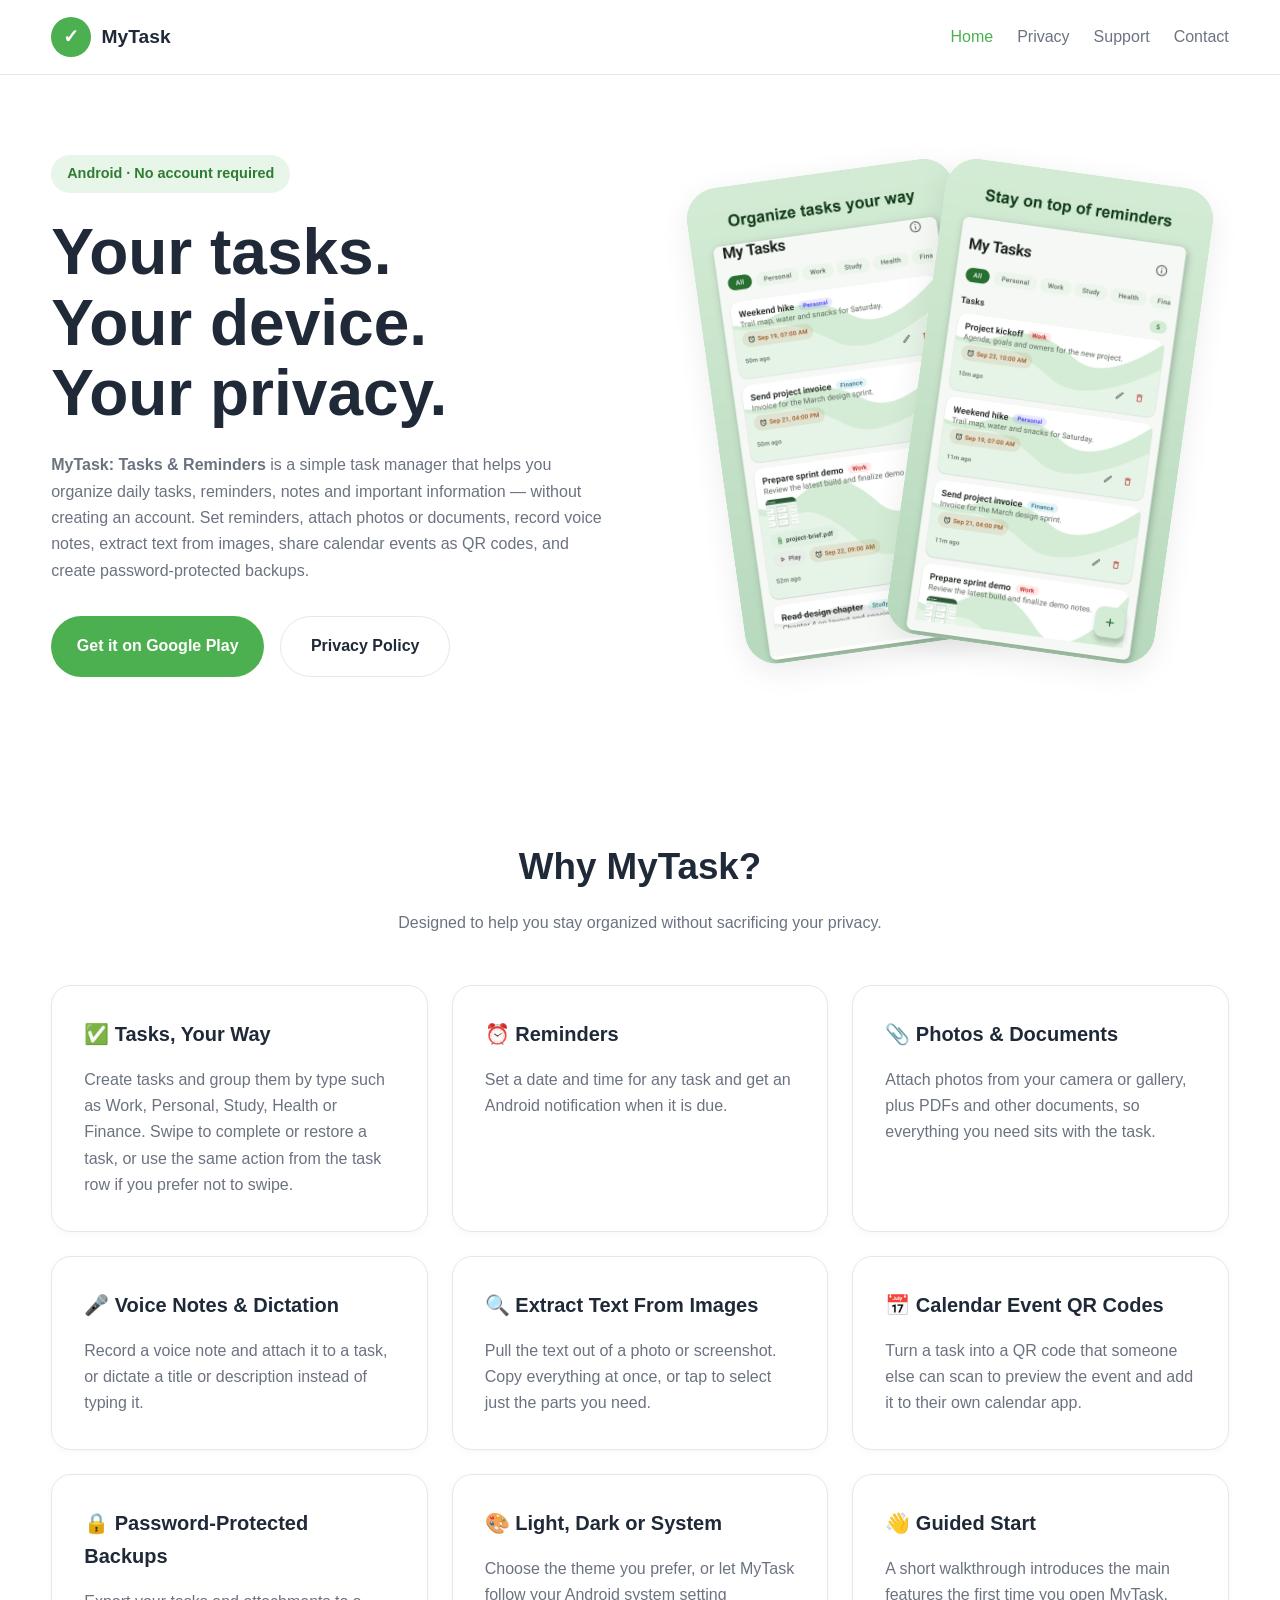
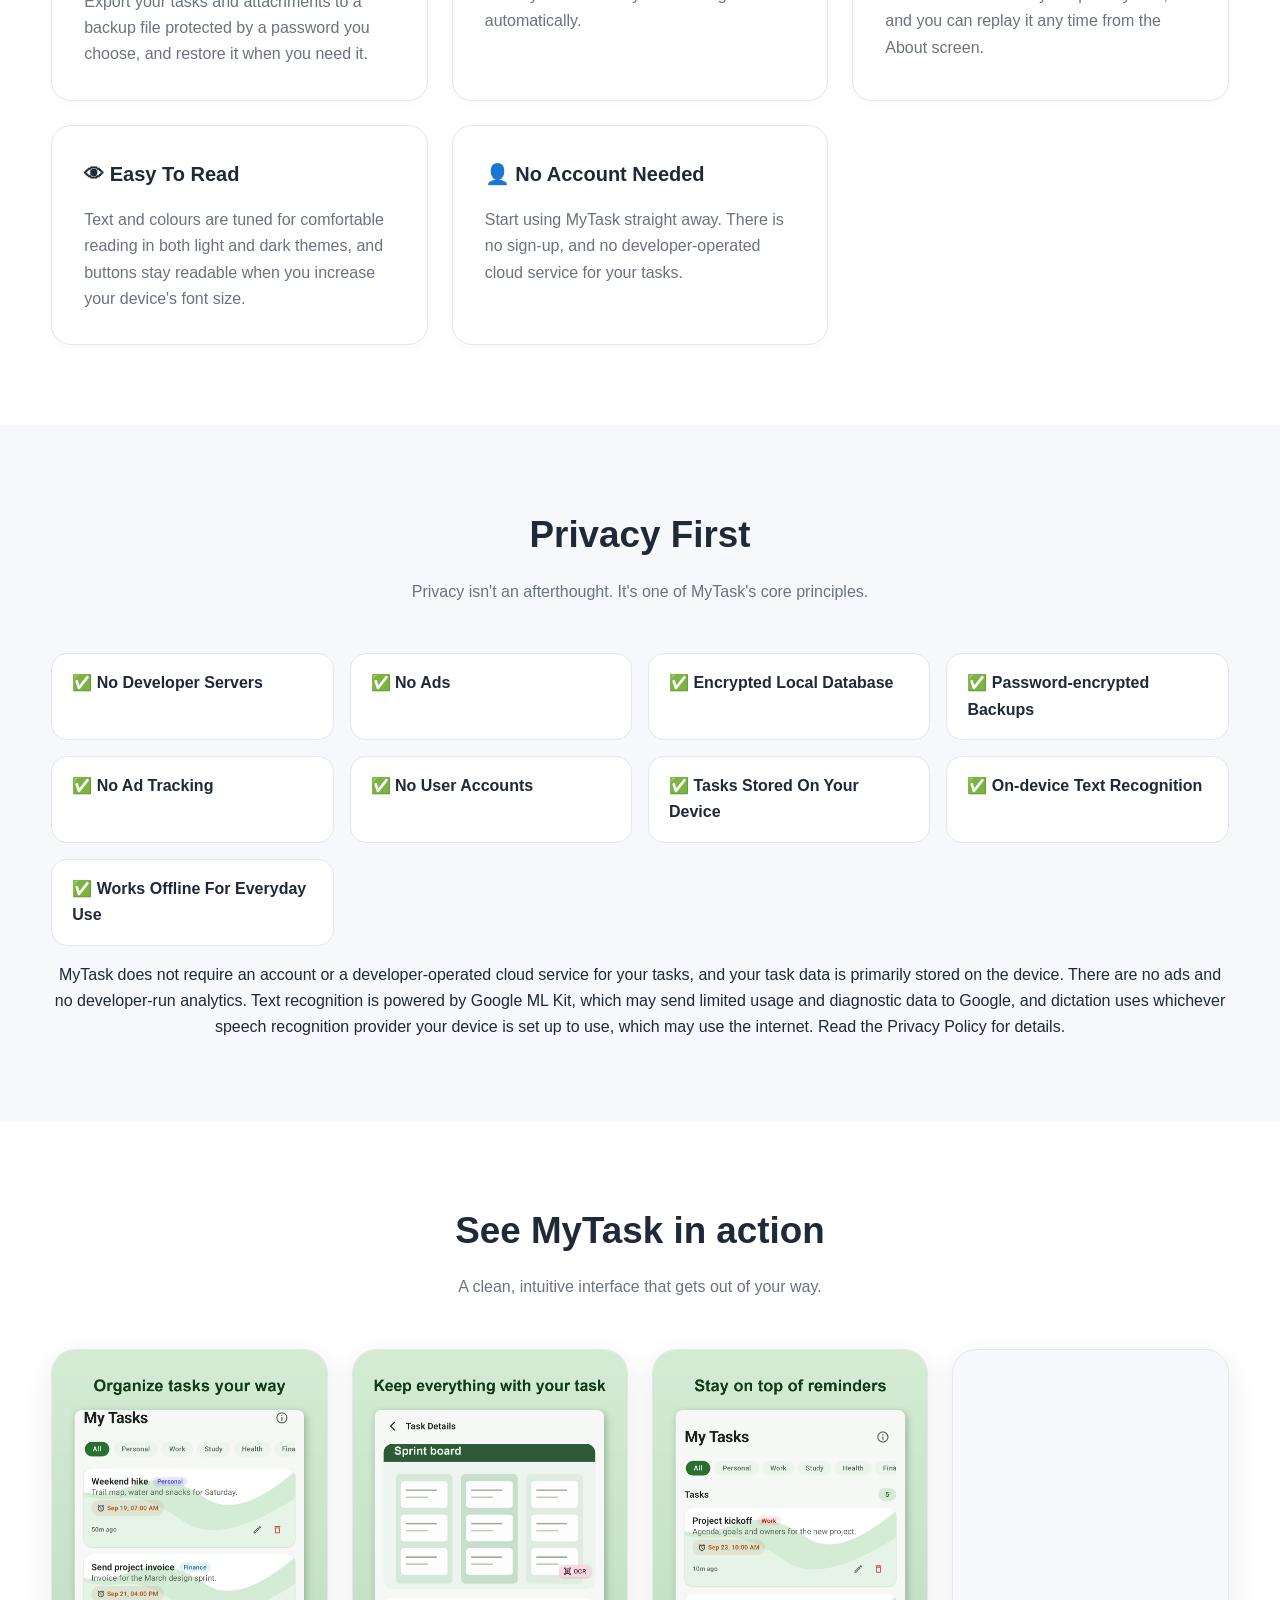
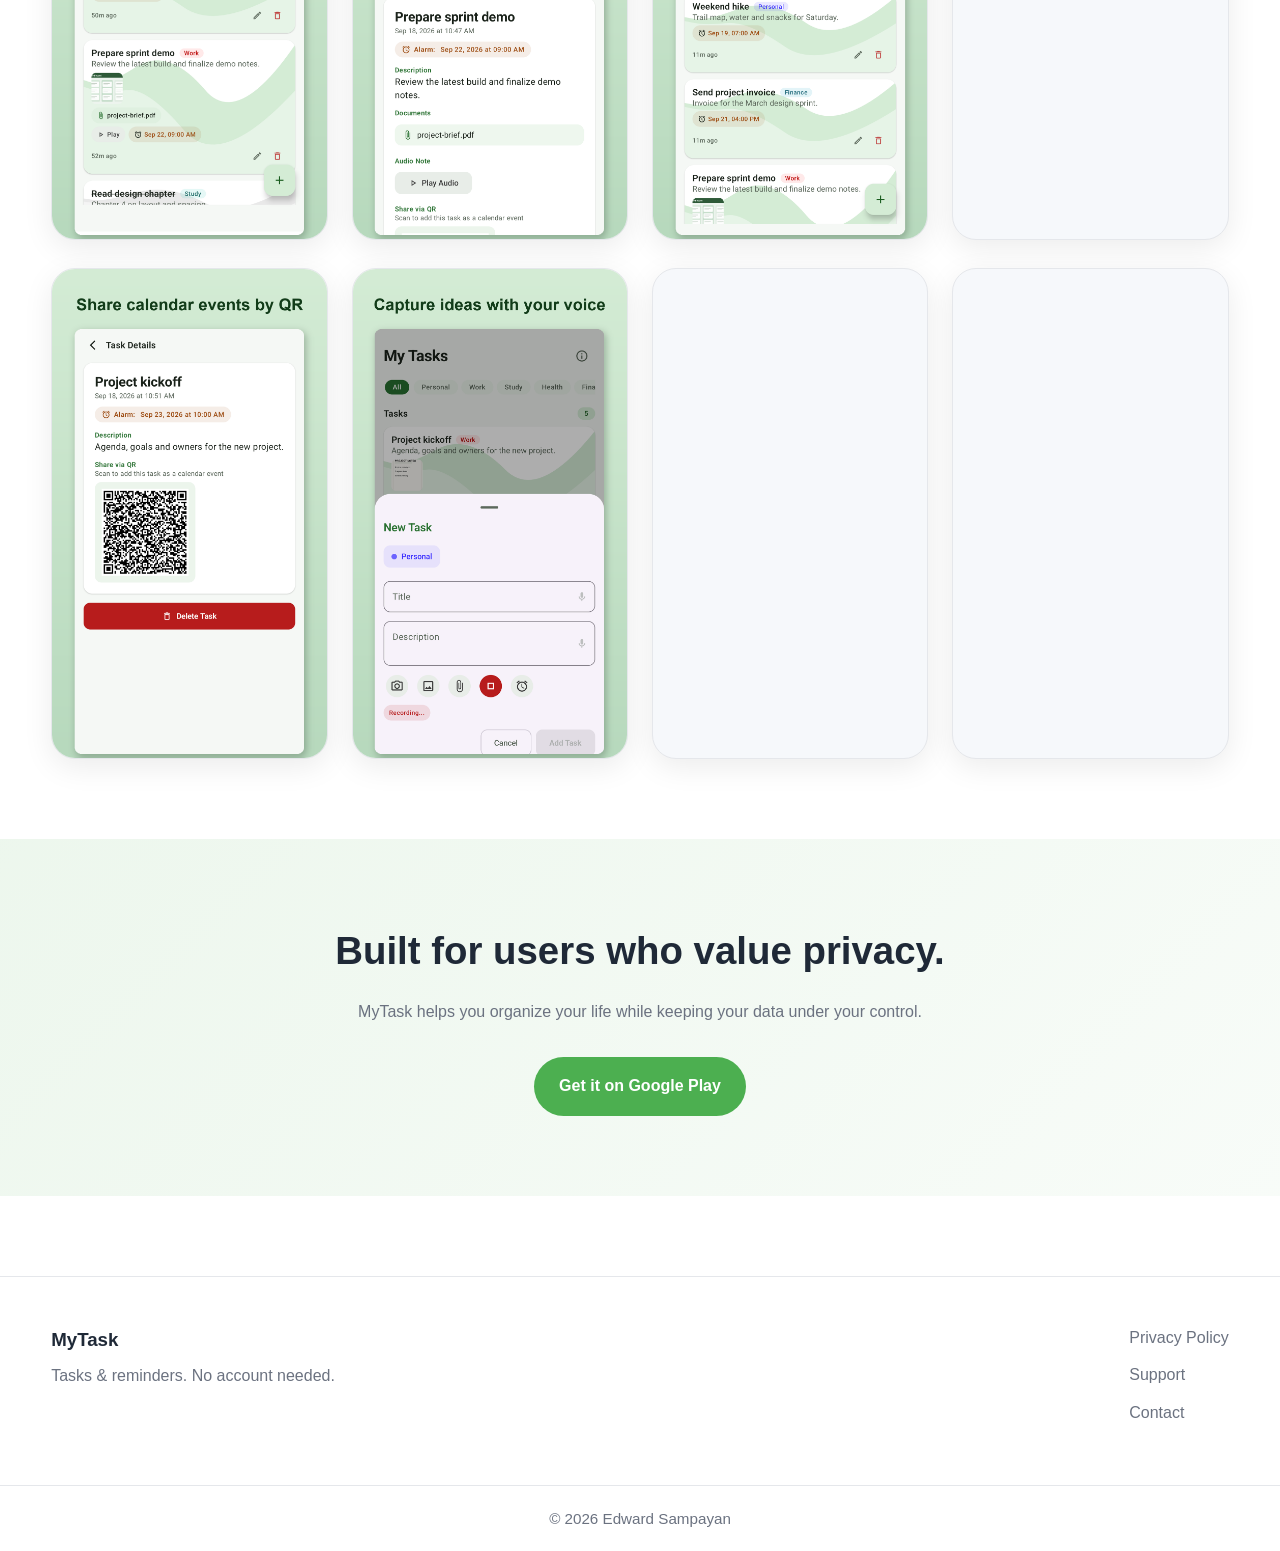
<file: index.html>
<!DOCTYPE html>
<html lang="en">

<head>
    <meta charset="UTF-8">
    <meta name="viewport" content="width=device-width, initial-scale=1.0">

    <title>MyTask: Tasks &amp; Reminders</title>

    <meta name="description"
        content="To-do list with reminders, attachments, voice notes, OCR and calendar QR codes.">

    <meta name="theme-color" content="#4CAF50">

    <link rel="stylesheet" href="css/styles.css">
    <link rel="icon" href="images/favicon.ico" type="image/x-icon">
</head>

<body>

<header>

    <div class="container nav">

        <a href="index.html" class="logo">
            <span class="logo-icon">✓</span>
            <span>MyTask</span>
        </a>

        <nav>

            <a href="index.html" class="active">Home</a>

            <a href="privacy.html">Privacy</a>

            <a href="support.html">Support</a>

            <a href="contact.html">Contact</a>

        </nav>

    </div>

</header>

<main>

<section class="hero">

    <div class="container hero-content">

        <div class="hero-text">

            <span class="badge">
                Android · No account required
            </span>

            <h1>

                Your tasks.
                <br>
                Your device.
                <br>
                Your privacy.

            </h1>

            <p>

                <strong>MyTask: Tasks &amp; Reminders</strong> is a simple task manager
                that helps you organize daily tasks, reminders, notes and important
                information — without creating an account.

                Set reminders, attach photos or documents, record voice notes,
                extract text from images, share calendar events as QR codes,
                and create password-protected backups.

            </p>

            <div class="hero-buttons">

                <a href="https://play.google.com/store/apps/details?id=com.esmpyn.mytask" class="btn primary">
                    Get it on Google Play
                </a>

                <a href="privacy.html" class="btn secondary">

                    Privacy Policy

                </a>

            </div>

        </div>

        <div class="hero-image">

            <img
                    src="images/screenshots/01-organize-tasks.png"
                    width="1080" height="1920"
                    alt="The MyTask task list, showing tasks grouped by type with reminder times and attachments.">
            <img
                    src="images/screenshots/03-reminders.png"
                    width="1080" height="1920"
                    alt="A MyTask list where several tasks show upcoming reminder dates and times.">

        </div>

    </div>

</section>

<section>

    <div class="container">

        <div class="section-title">

            <h2>Why MyTask?</h2>

            <p>
                Designed to help you stay organized without sacrificing your privacy.
            </p>

        </div>

        <div class="features-grid">

            <article class="card">

                <h3>✅ Tasks, Your Way</h3>

                <p>

                    Create tasks and group them by type such as Work, Personal,
                    Study, Health or Finance. Swipe to complete or restore a task,
                    or use the same action from the task row if you prefer not to swipe.

                </p>

            </article>

            <article class="card">

                <h3>⏰ Reminders</h3>

                <p>

                    Set a date and time for any task and get an Android
                    notification when it is due.

                </p>

            </article>

            <article class="card">

                <h3>📎 Photos &amp; Documents</h3>

                <p>

                    Attach photos from your camera or gallery, plus PDFs and
                    other documents, so everything you need sits with the task.

                </p>

            </article>

            <article class="card">

                <h3>🎤 Voice Notes &amp; Dictation</h3>

                <p>

                    Record a voice note and attach it to a task, or dictate a
                    title or description instead of typing it.

                </p>

            </article>

            <article class="card">

                <h3>🔍 Extract Text From Images</h3>

                <p>

                    Pull the text out of a photo or screenshot. Copy everything
                    at once, or tap to select just the parts you need.

                </p>

            </article>

            <article class="card">

                <h3>📅 Calendar Event QR Codes</h3>

                <p>

                    Turn a task into a QR code that someone else can scan to
                    preview the event and add it to their own calendar app.

                </p>

            </article>

            <article class="card">

                <h3>🔒 Password-Protected Backups</h3>

                <p>

                    Export your tasks and attachments to a backup file protected
                    by a password you choose, and restore it when you need it.

                </p>

            </article>

            <article class="card">

                <h3>🎨 Light, Dark or System</h3>

                <p>

                    Choose the theme you prefer, or let MyTask follow your
                    Android system setting automatically.

                </p>

            </article>

            <article class="card">

                <h3>👋 Guided Start</h3>

                <p>

                    A short walkthrough introduces the main features the first
                    time you open MyTask, and you can replay it any time from
                    the About screen.

                </p>

            </article>

            <article class="card">

                <h3>👁 Easy To Read</h3>

                <p>

                    Text and colours are tuned for comfortable reading in both
                    light and dark themes, and buttons stay readable when you
                    increase your device's font size.

                </p>

            </article>

            <article class="card">

                <h3>👤 No Account Needed</h3>

                <p>

                    Start using MyTask straight away. There is no sign-up, and
                    no developer-operated cloud service for your tasks.

                </p>

            </article>

        </div>

    </div>

</section>

<section class="privacy-highlight">

    <div class="container">

        <div class="section-title">

            <h2>Privacy First</h2>

            <p>

                Privacy isn't an afterthought.
                It's one of MyTask's core principles.

            </p>

        </div>

        <div class="privacy-grid">

            <div class="privacy-item">✅ No Developer Servers</div>

            <div class="privacy-item">✅ No Ads</div>

            <div class="privacy-item">✅ Encrypted Local Database</div>

            <div class="privacy-item">✅ Password-encrypted Backups</div>

            <div class="privacy-item">✅ No Ad Tracking</div>

            <div class="privacy-item">✅ No User Accounts</div>

            <div class="privacy-item">✅ Tasks Stored On Your Device</div>

            <div class="privacy-item">✅ On-device Text Recognition</div>

            <div class="privacy-item">✅ Works Offline For Everyday Use</div>

        </div>

        <p class="mt-2 text-center">

            MyTask does not require an account or a developer-operated cloud service for your tasks,
            and your task data is primarily stored on the device. There are no ads and no
            developer-run analytics. Text recognition is powered by Google ML Kit, which may send
            limited usage and diagnostic data to Google, and dictation uses whichever speech
            recognition provider your device is set up to use, which may use the internet.
            <a href="privacy.html">Read the Privacy Policy</a> for details.

        </p>

    </div>

</section>

<section>

    <div class="container">

        <div class="section-title">

            <h2>See MyTask in action</h2>

            <p>

                A clean, intuitive interface that gets out of your way.

            </p>

        </div>

        <div class="shots-grid">

            <figure class="shot">

                <img
                    src="images/screenshots/01-organize-tasks.png"
                    width="1080" height="1920"
                    loading="lazy" decoding="async"
                    alt="Organize tasks your way — The MyTask task list, with tasks grouped by type such as Personal, Work and Finance, each showing its reminder time and attachments.">

            </figure>

            <figure class="shot">

                <img
                    src="images/screenshots/02-task-details.png"
                    width="1080" height="1920"
                    loading="lazy" decoding="async"
                    alt="Keep everything with your task — A task detail screen showing an attached image, a PDF document, an audio note and a reminder, all attached to one task.">

            </figure>

            <figure class="shot">

                <img
                    src="images/screenshots/03-reminders.png"
                    width="1080" height="1920"
                    loading="lazy" decoding="async"
                    alt="Stay on top of reminders — A task list where several tasks display their upcoming reminder dates and times.">

            </figure>

            <figure class="shot">

                <img
                    src="images/screenshots/04-extract-text.png"
                    width="1080" height="1920"
                    loading="lazy" decoding="async"
                    alt="Extract text from images — Text recognition running on an attached photo of handwritten notes, with the detected lines highlighted and the extracted text shown below.">

            </figure>

            <figure class="shot">

                <img
                    src="images/screenshots/05-calendar-qr.png"
                    width="1080" height="1920"
                    loading="lazy" decoding="async"
                    alt="Share calendar events by QR — A task detail screen showing a generated QR code that can be scanned to add the task as a calendar event.">

            </figure>

            <figure class="shot">

                <img
                    src="images/screenshots/06-voice.png"
                    width="1080" height="1920"
                    loading="lazy" decoding="async"
                    alt="Capture ideas with your voice — The new task sheet with the microphone active, dictating the title and description instead of typing.">

            </figure>

            <figure class="shot">

                <img
                    src="images/screenshots/07-backup-restore.png"
                    width="1080" height="1920"
                    loading="lazy" decoding="async"
                    alt="Protect backups with a password — The Backup and Restore screen, where a backup password is entered before exporting or restoring tasks.">

            </figure>

            <figure class="shot">

                <img
                    src="images/screenshots/08-dark-theme.png"
                    width="1080" height="1920"
                    loading="lazy" decoding="async"
                    alt="Light, dark or system theme — The MyTask task list shown in the dark theme.">

            </figure>

        </div>

    </div>

</section>

<section class="cta">

    <div class="container">

        <h2>

            Built for users who value privacy.

        </h2>

        <p>

            MyTask helps you organize your life while keeping your
            data under your control.

        </p>

        <a href="https://play.google.com/store/apps/details?id=com.esmpyn.mytask" class="btn primary">

            Get it on Google Play

        </a>

    </div>

</section>

</main>

<footer>

    <div class="container footer">

        <div>

            <h3>MyTask</h3>

            <p>

                Tasks &amp; reminders.
                No account needed.

            </p>

        </div>

        <div>

            <a href="privacy.html">Privacy Policy</a>

            <a href="support.html">Support</a>

            <a href="contact.html">Contact</a>

        </div>

    </div>

    <div class="copyright">

        © 2026 Edward Sampayan

    </div>

</footer>

<script src="js/main.js"></script>

</body>

</html>
</file>
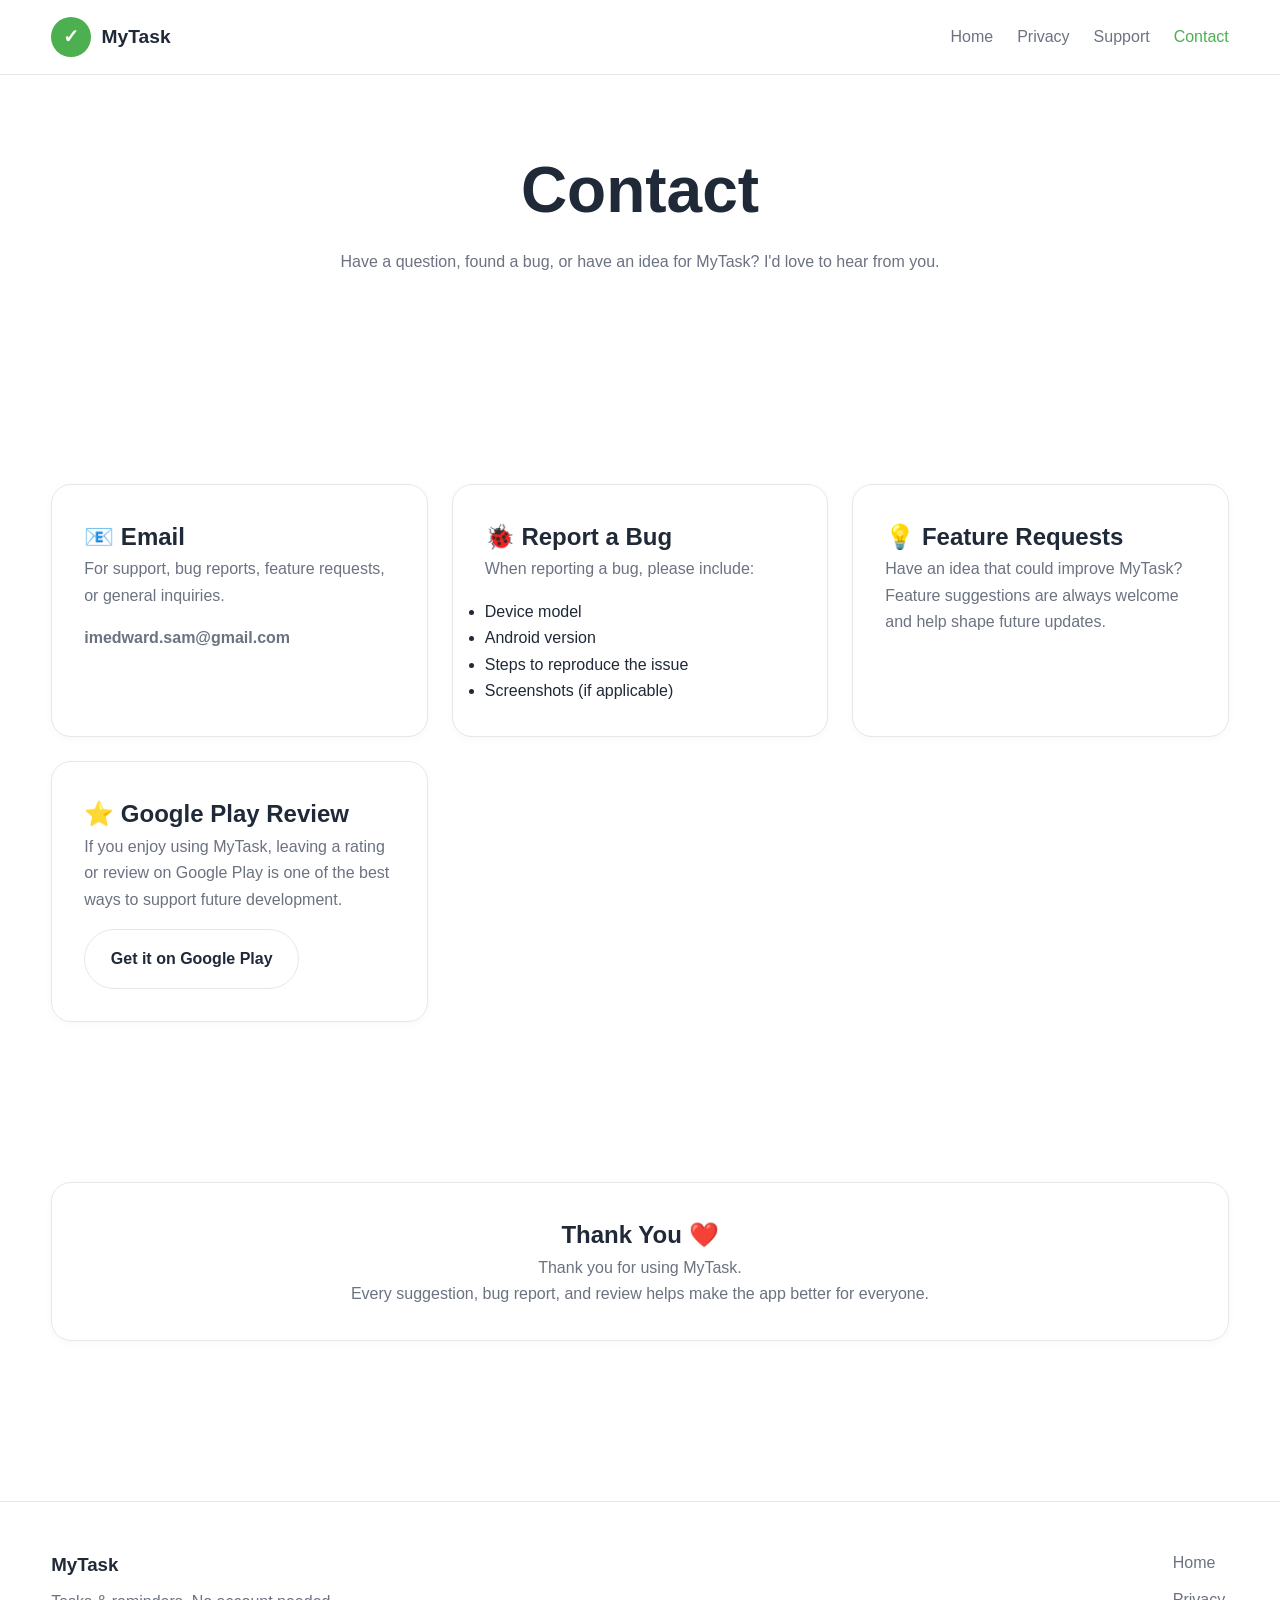
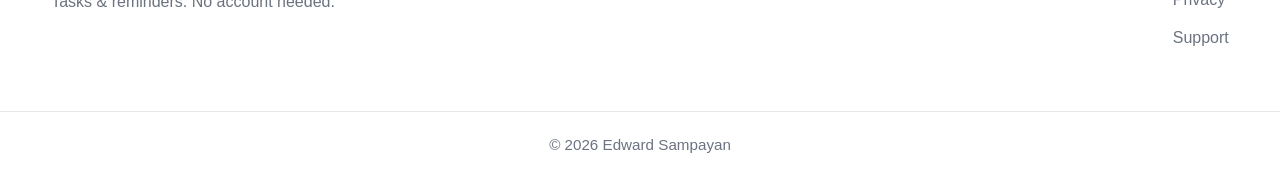
<file: contact.html>
<!DOCTYPE html>
<html lang="en">

<head>

    <meta charset="UTF-8">

    <meta name="viewport" content="width=device-width, initial-scale=1.0">

    <title>Contact | MyTask</title>

    <meta name="description"
        content="Contact the developer of MyTask to report bugs, request features, or ask questions.">

    <meta name="theme-color" content="#4CAF50">

    <link rel="stylesheet" href="css/styles.css">

</head>

<body>

<header>

    <div class="container nav">

        <a href="index.html" class="logo">
            <span class="logo-icon">✓</span>
            <span>MyTask</span>
        </a>

        <nav>

            <a href="index.html">Home</a>
            <a href="privacy.html">Privacy</a>
            <a href="support.html">Support</a>
            <a href="contact.html" class="active">Contact</a>

        </nav>

    </div>

</header>

<main>

<section class="hero">

    <div class="container">

        <div class="section-title">

            <h1>Contact</h1>

            <p>

                Have a question, found a bug, or have an idea for MyTask?
                I'd love to hear from you.

            </p>

        </div>

    </div>

</section>

<section>

    <div class="container">

        <div class="features-grid">

            <article class="card">

                <h2>📧 Email</h2>

                <p>

                    For support, bug reports, feature requests, or general inquiries.

                </p>

                <p class="mt-2">

                    <strong>imedward.sam@gmail.com</strong>

                </p>

            </article>

            <article class="card">

                <h2>🐞 Report a Bug</h2>

                <p>

                    When reporting a bug, please include:

                </p>

                <ul class="mt-2">

                    <li>Device model</li>
                    <li>Android version</li>
                    <li>Steps to reproduce the issue</li>
                    <li>Screenshots (if applicable)</li>

                </ul>

            </article>

            <article class="card">

                <h2>💡 Feature Requests</h2>

                <p>

                    Have an idea that could improve MyTask?

                </p>

                <p>

                    Feature suggestions are always welcome and help shape future updates.

                </p>

            </article>

            <article class="card">

                <h2>⭐ Google Play Review</h2>

                <p>

                    If you enjoy using MyTask, leaving a rating or review on Google Play is one of the best ways to support future development.

                </p>

                <a href="https://play.google.com/store/apps/details?id=com.esmpyn.mytask" class="btn secondary mt-2">

                    Get it on Google Play

                </a>

            </article>

        </div>

    </div>

</section>

<section>

    <div class="container">

        <div class="card text-center">

            <h2>Thank You ❤️</h2>

            <p>

                Thank you for using MyTask.

            </p>

            <p>

                Every suggestion, bug report, and review helps make the app better for everyone.

            </p>

        </div>

    </div>

</section>

</main>

<footer>

    <div class="container footer">

        <div>

            <h3>MyTask</h3>

            <p>

                Tasks &amp; reminders. No account needed.

            </p>

        </div>

        <div>

            <a href="index.html">Home</a>
            <a href="privacy.html">Privacy</a>
            <a href="support.html">Support</a>

        </div>

    </div>

    <div class="copyright">

        © 2026 Edward Sampayan

    </div>

</footer>

<script src="js/main.js"></script>

</body>

</html>
</file>
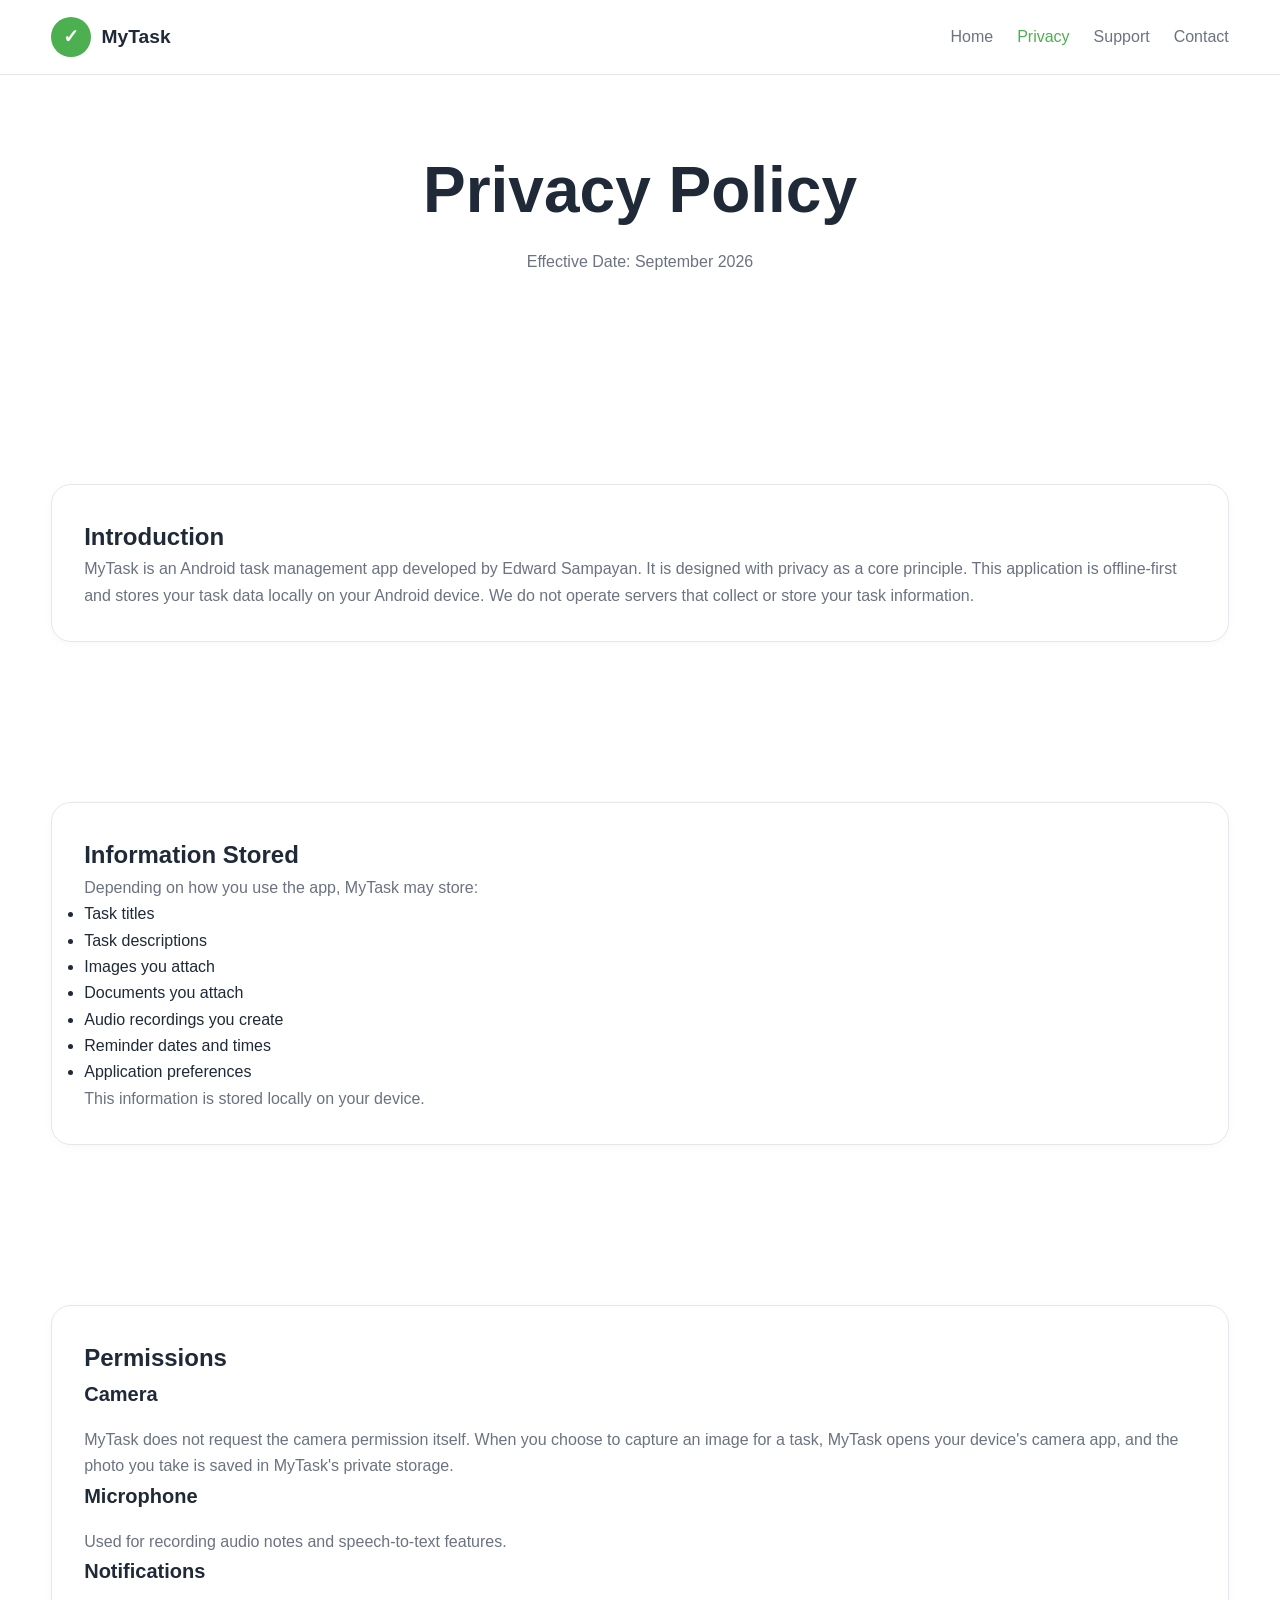
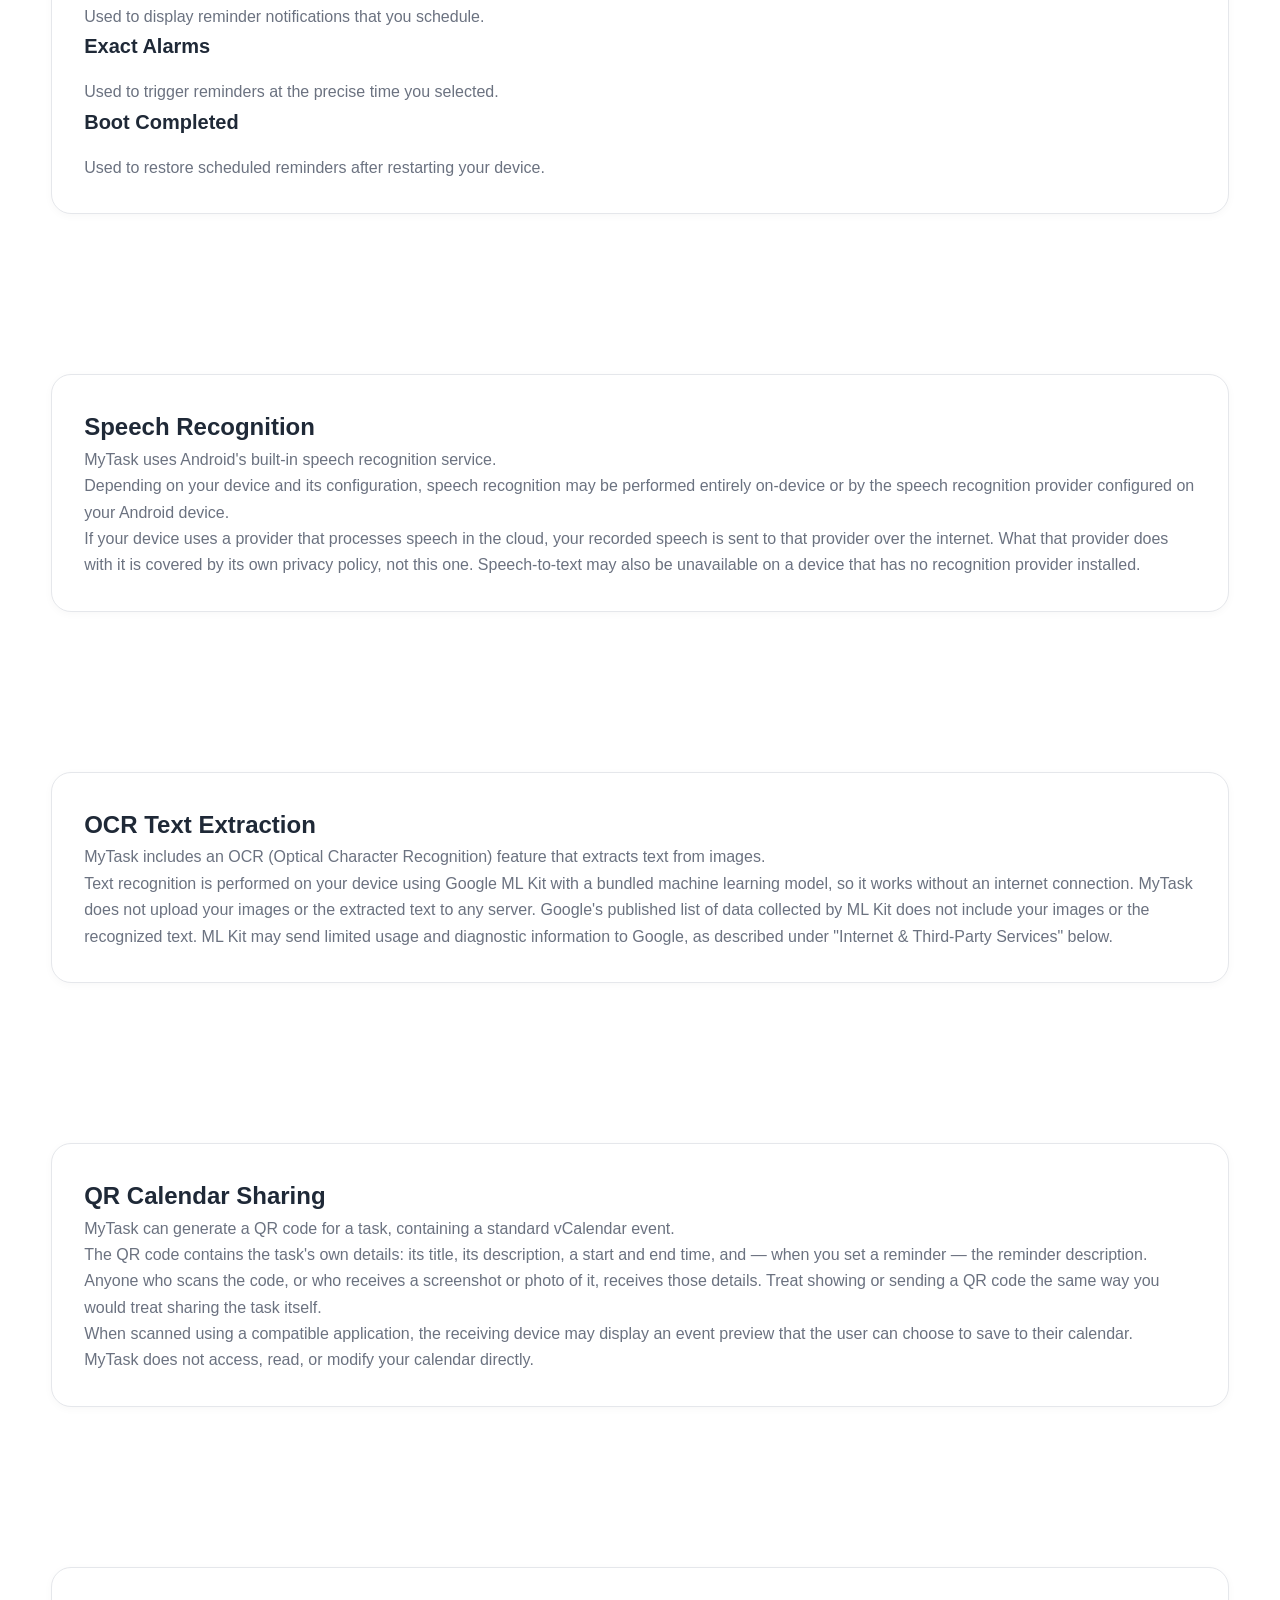
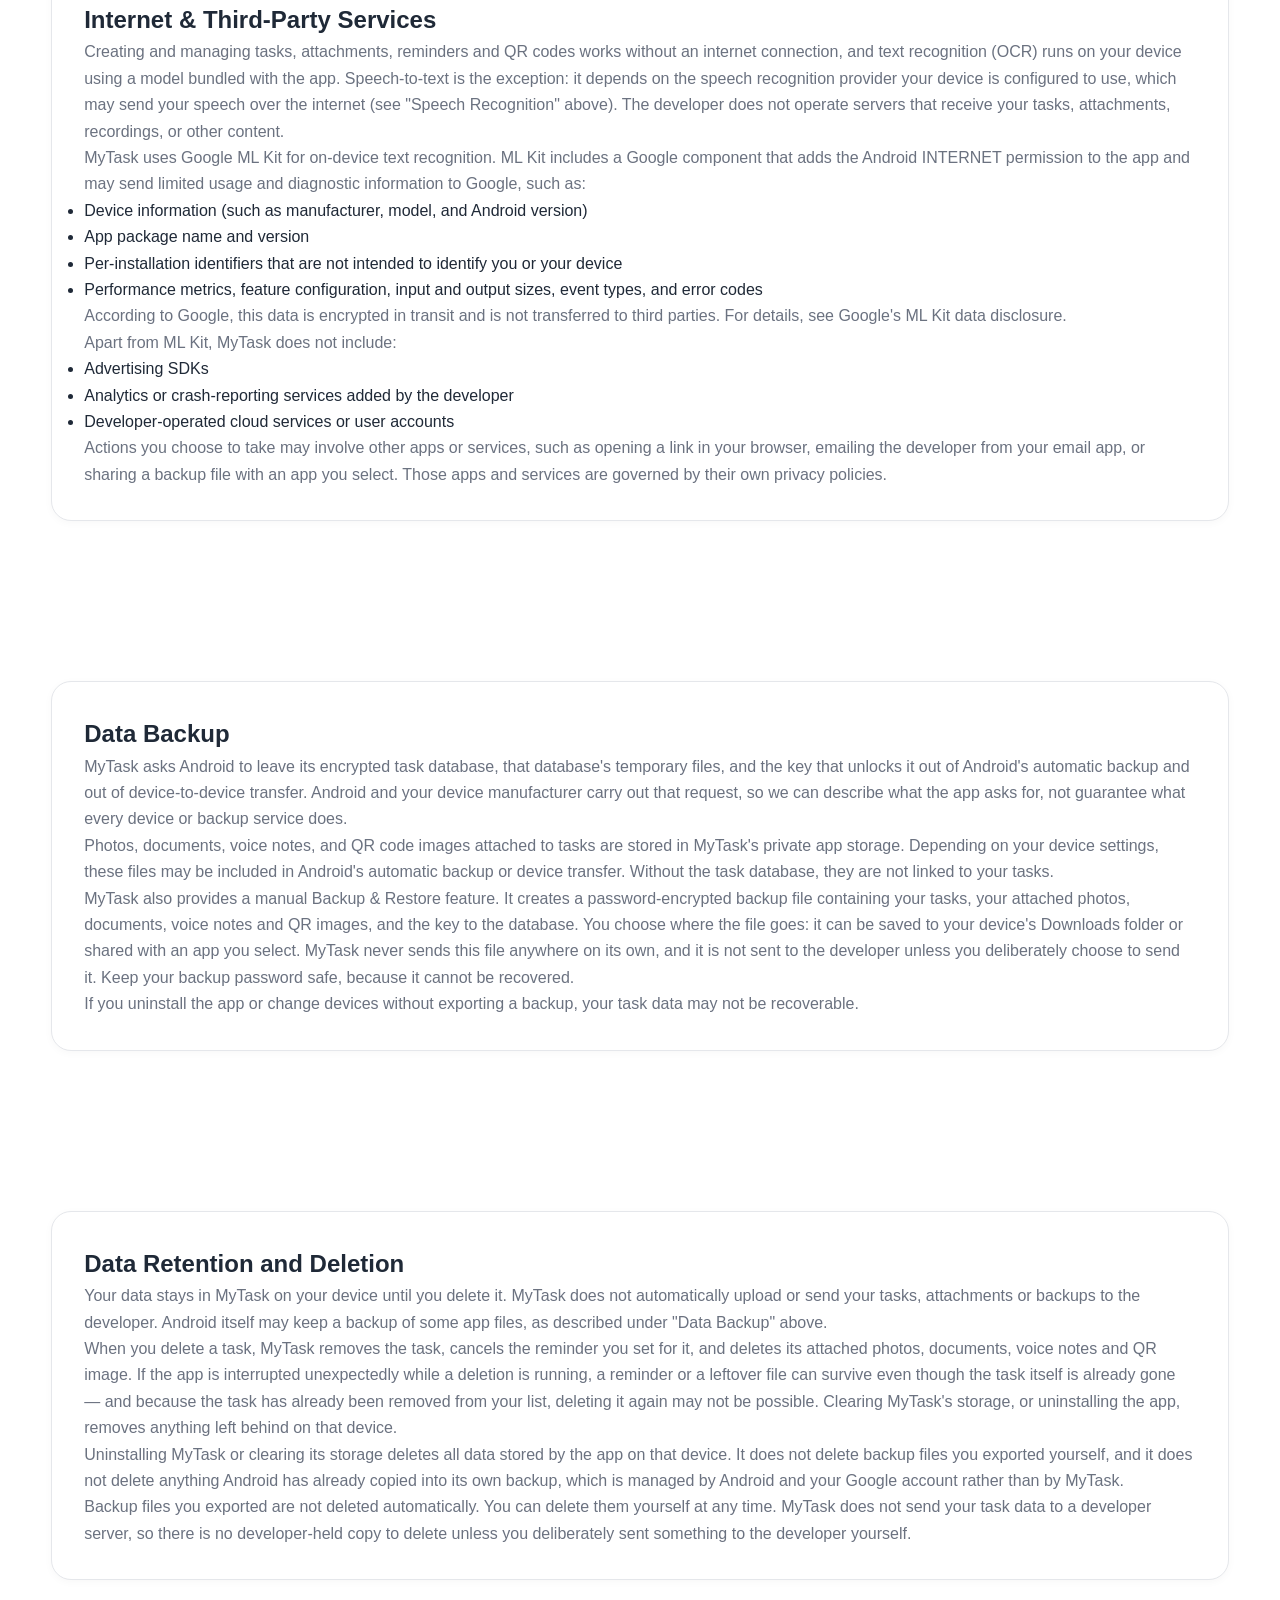
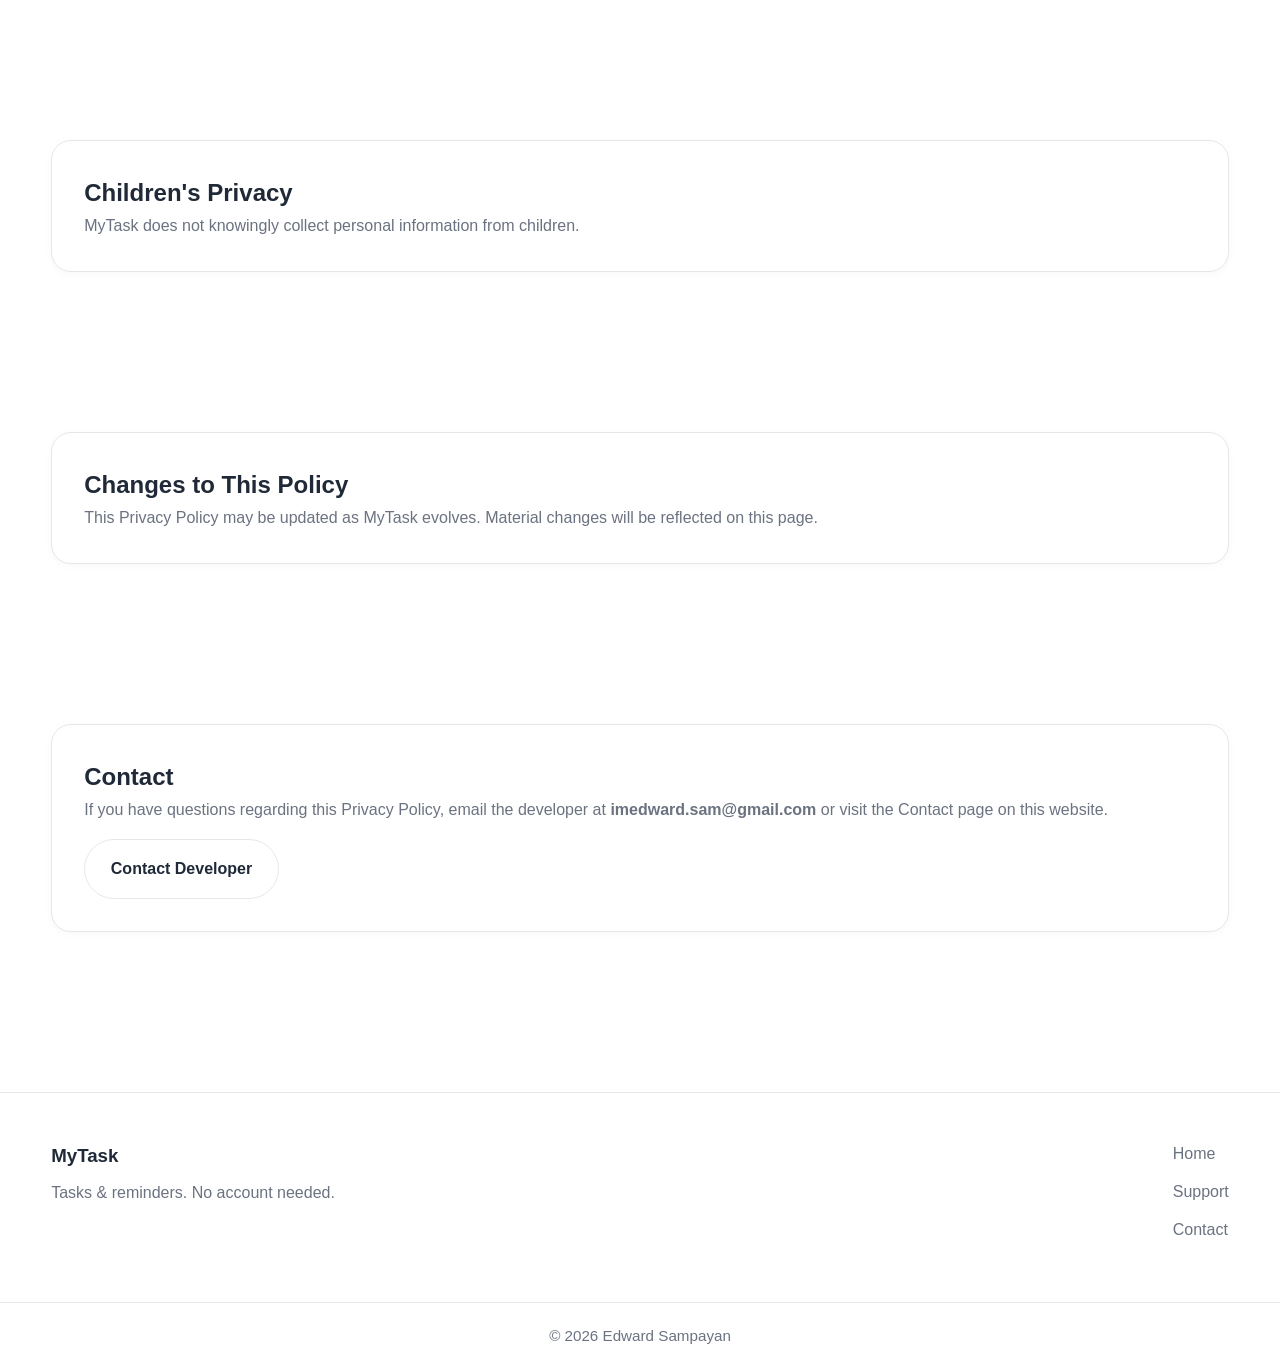
<file: privacy.html>
<!DOCTYPE html>
<html lang="en">

<head>

    <meta charset="UTF-8">

    <meta name="viewport" content="width=device-width, initial-scale=1.0">

    <title>Privacy Policy | MyTask</title>

    <meta name="description"
        content="Privacy Policy for MyTask, an offline-first Android task management application.">

    <meta name="theme-color" content="#4CAF50">

    <link rel="stylesheet" href="css/styles.css">

</head>

<body>

<header>

    <div class="container nav">

        <a href="index.html" class="logo">
            <span class="logo-icon">✓</span>
            <span>MyTask</span>
        </a>

        <nav>

            <a href="index.html">Home</a>
            <a href="privacy.html" class="active">Privacy</a>
            <a href="support.html">Support</a>
            <a href="contact.html">Contact</a>

        </nav>

    </div>

</header>

<main>

<section class="hero">

    <div class="container">

        <div class="section-title">

            <h1>Privacy Policy</h1>

            <p>

                Effective Date: September 2026

            </p>

        </div>

    </div>

</section>

<section>

    <div class="container">

        <div class="card">

            <h2>Introduction</h2>

            <p>

                MyTask is an Android task management app developed by Edward Sampayan.
                It is designed with privacy as a core principle.
                This application is offline-first and stores your task data locally on your Android device.
                We do not operate servers that collect or store your task information.

            </p>

        </div>

    </div>

</section>

<section>

    <div class="container">

        <div class="card">

            <h2>Information Stored</h2>

            <p>

                Depending on how you use the app, MyTask may store:

            </p>

            <ul>

                <li>Task titles</li>

                <li>Task descriptions</li>

                <li>Images you attach</li>

                <li>Documents you attach</li>

                <li>Audio recordings you create</li>

                <li>Reminder dates and times</li>

                <li>Application preferences</li>

            </ul>

            <p>

                This information is stored locally on your device.

            </p>

        </div>

    </div>

</section>

<section>

    <div class="container">

        <div class="card">

            <h2>Permissions</h2>

            <h3>Camera</h3>

            <p>

                MyTask does not request the camera permission itself.
                When you choose to capture an image for a task, MyTask opens your device's camera app,
                and the photo you take is saved in MyTask's private storage.

            </p>

            <h3>Microphone</h3>

            <p>

                Used for recording audio notes and speech-to-text features.

            </p>

            <h3>Notifications</h3>

            <p>

                Used to display reminder notifications that you schedule.

            </p>

            <h3>Exact Alarms</h3>

            <p>

                Used to trigger reminders at the precise time you selected.

            </p>

            <h3>Boot Completed</h3>

            <p>

                Used to restore scheduled reminders after restarting your device.

            </p>

        </div>

    </div>

</section>

<section>

    <div class="container">

        <div class="card">

            <h2>Speech Recognition</h2>

            <p>

                MyTask uses Android's built-in speech recognition service.

            </p>

            <p>

                Depending on your device and its configuration,
                speech recognition may be performed entirely on-device or by the speech recognition provider configured on your Android device.

            </p>

            <p>

                If your device uses a provider that processes speech in the cloud, your recorded speech is sent to that provider over the internet. What that provider does with it is covered by its own privacy policy, not this one. Speech-to-text may also be unavailable on a device that has no recognition provider installed.

            </p>

        </div>

    </div>

</section>

<section>

    <div class="container">

        <div class="card">

            <h2>OCR Text Extraction</h2>

            <p>

                MyTask includes an OCR (Optical Character Recognition) feature that extracts text from images.

            </p>

            <p>

                Text recognition is performed on your device using Google ML Kit with a bundled machine learning model, so it works without an internet connection.
                MyTask does not upload your images or the extracted text to any server.
                Google's published list of data collected by ML Kit does not include your images or the recognized text.
                ML Kit may send limited usage and diagnostic information to Google, as described under "Internet &amp; Third-Party Services" below.

            </p>

        </div>

    </div>

</section>

<section>

    <div class="container">

        <div class="card">

            <h2>QR Calendar Sharing</h2>

            <p>

                MyTask can generate a QR code for a task, containing a standard vCalendar event.

            </p>

            <p>

                The QR code contains the task's own details: its title, its description, a start and end time, and — when you set a reminder — the reminder description. Anyone who scans the code, or who receives a screenshot or photo of it, receives those details. Treat showing or sending a QR code the same way you would treat sharing the task itself.

            </p>

            <p>

                When scanned using a compatible application, the receiving device may display an event preview that the user can choose to save to their calendar.

            </p>

            <p>

                MyTask does not access, read, or modify your calendar directly.

            </p>

        </div>

    </div>

</section>

<section>

    <div class="container">

        <div class="card">

            <h2>Internet & Third-Party Services</h2>

            <p>

                Creating and managing tasks, attachments, reminders and QR codes works without an internet connection, and text recognition (OCR) runs on your device using a model bundled with the app. Speech-to-text is the exception: it depends on the speech recognition provider your device is configured to use, which may send your speech over the internet (see "Speech Recognition" above). The developer does not operate servers that receive your tasks, attachments, recordings, or other content.

            </p>

            <p>

                MyTask uses Google ML Kit for on-device text recognition.
                ML Kit includes a Google component that adds the Android INTERNET permission to the app
                and may send limited usage and diagnostic information to Google, such as:

            </p>

            <ul>

                <li>Device information (such as manufacturer, model, and Android version)</li>

                <li>App package name and version</li>

                <li>Per-installation identifiers that are not intended to identify you or your device</li>

                <li>Performance metrics, feature configuration, input and output sizes, event types, and error codes</li>

            </ul>

            <p>

                According to Google, this data is encrypted in transit and is not transferred to third parties.
                For details, see
                <a href="https://developers.google.com/ml-kit/android-data-disclosure" target="_blank" rel="noopener">Google's ML Kit data disclosure</a>.

            </p>

            <p>

                Apart from ML Kit, MyTask does not include:

            </p>

            <ul>

                <li>Advertising SDKs</li>

                <li>Analytics or crash-reporting services added by the developer</li>

                <li>Developer-operated cloud services or user accounts</li>

            </ul>

            <p>

                Actions you choose to take may involve other apps or services, such as opening a link in your browser,
                emailing the developer from your email app, or sharing a backup file with an app you select.
                Those apps and services are governed by their own privacy policies.

            </p>

        </div>

    </div>

</section>

<section>

    <div class="container">

        <div class="card">

            <h2>Data Backup</h2>

            <p>

                MyTask asks Android to leave its encrypted task database, that database's temporary files, and the key that unlocks it out of Android's automatic backup and out of device-to-device transfer. Android and your device manufacturer carry out that request, so we can describe what the app asks for, not guarantee what every device or backup service does.

            </p>

            <p>

                Photos, documents, voice notes, and QR code images attached to tasks are stored in MyTask's private app storage.
                Depending on your device settings, these files may be included in Android's automatic backup or device transfer.
                Without the task database, they are not linked to your tasks.

            </p>

            <p>

                MyTask also provides a manual Backup &amp; Restore feature.
                It creates a password-encrypted backup file containing your tasks, your attached photos, documents, voice notes and QR images, and the key to the database.
                You choose where the file goes: it can be saved to your device's Downloads folder or shared with an app you select.
                MyTask never sends this file anywhere on its own, and it is not sent to the developer unless you deliberately choose to send it. Keep your backup password safe, because it cannot be recovered.

            </p>

            <p>

                If you uninstall the app or change devices without exporting a backup, your task data may not be recoverable.

            </p>

        </div>

    </div>

</section>

<section>

    <div class="container">

        <div class="card">

            <h2>Data Retention and Deletion</h2>

            <p>

                Your data stays in MyTask on your device until you delete it. MyTask does not automatically upload or send your tasks, attachments or backups to the developer. Android itself may keep a backup of some app files, as described under "Data Backup" above.

            </p>

            <p>

                When you delete a task, MyTask removes the task, cancels the reminder you set for it, and deletes its attached photos, documents, voice notes and QR image. If the app is interrupted unexpectedly while a deletion is running, a reminder or a leftover file can survive even though the task itself is already gone — and because the task has already been removed from your list, deleting it again may not be possible. Clearing MyTask's storage, or uninstalling the app, removes anything left behind on that device.

            </p>

            <p>

                Uninstalling MyTask or clearing its storage deletes all data stored by the app on that device. It does not delete backup files you exported yourself, and it does not delete anything Android has already copied into its own backup, which is managed by Android and your Google account rather than by MyTask.

            </p>

            <p>

                Backup files you exported are not deleted automatically. You can delete them yourself at any time.
                MyTask does not send your task data to a developer server, so there is no developer-held copy to delete unless you deliberately sent something to the developer yourself.

            </p>

        </div>

    </div>

</section>

<section>

    <div class="container">

        <div class="card">

            <h2>Children's Privacy</h2>

            <p>

                MyTask does not knowingly collect personal information from children.

            </p>

        </div>

    </div>

</section>

<section>

    <div class="container">

        <div class="card">

            <h2>Changes to This Policy</h2>

            <p>

                This Privacy Policy may be updated as MyTask evolves.
                Material changes will be reflected on this page.

            </p>

        </div>

    </div>

</section>

<section>

    <div class="container">

        <div class="card">

            <h2>Contact</h2>

            <p>

                If you have questions regarding this Privacy Policy, email the developer at
                <strong>imedward.sam@gmail.com</strong> or visit the Contact page on this website.

            </p>

            <a href="contact.html" class="btn secondary mt-2">

                Contact Developer

            </a>

        </div>

    </div>

</section>

</main>

<footer>

    <div class="container footer">

        <div>

            <h3>MyTask</h3>

            <p>

                Tasks &amp; reminders. No account needed.

            </p>

        </div>

        <div>

            <a href="index.html">Home</a>
            <a href="support.html">Support</a>
            <a href="contact.html">Contact</a>

        </div>

    </div>

    <div class="copyright">

        © 2026 Edward Sampayan

    </div>

</footer>

<script src="js/main.js"></script>

</body>

</html>
</file>
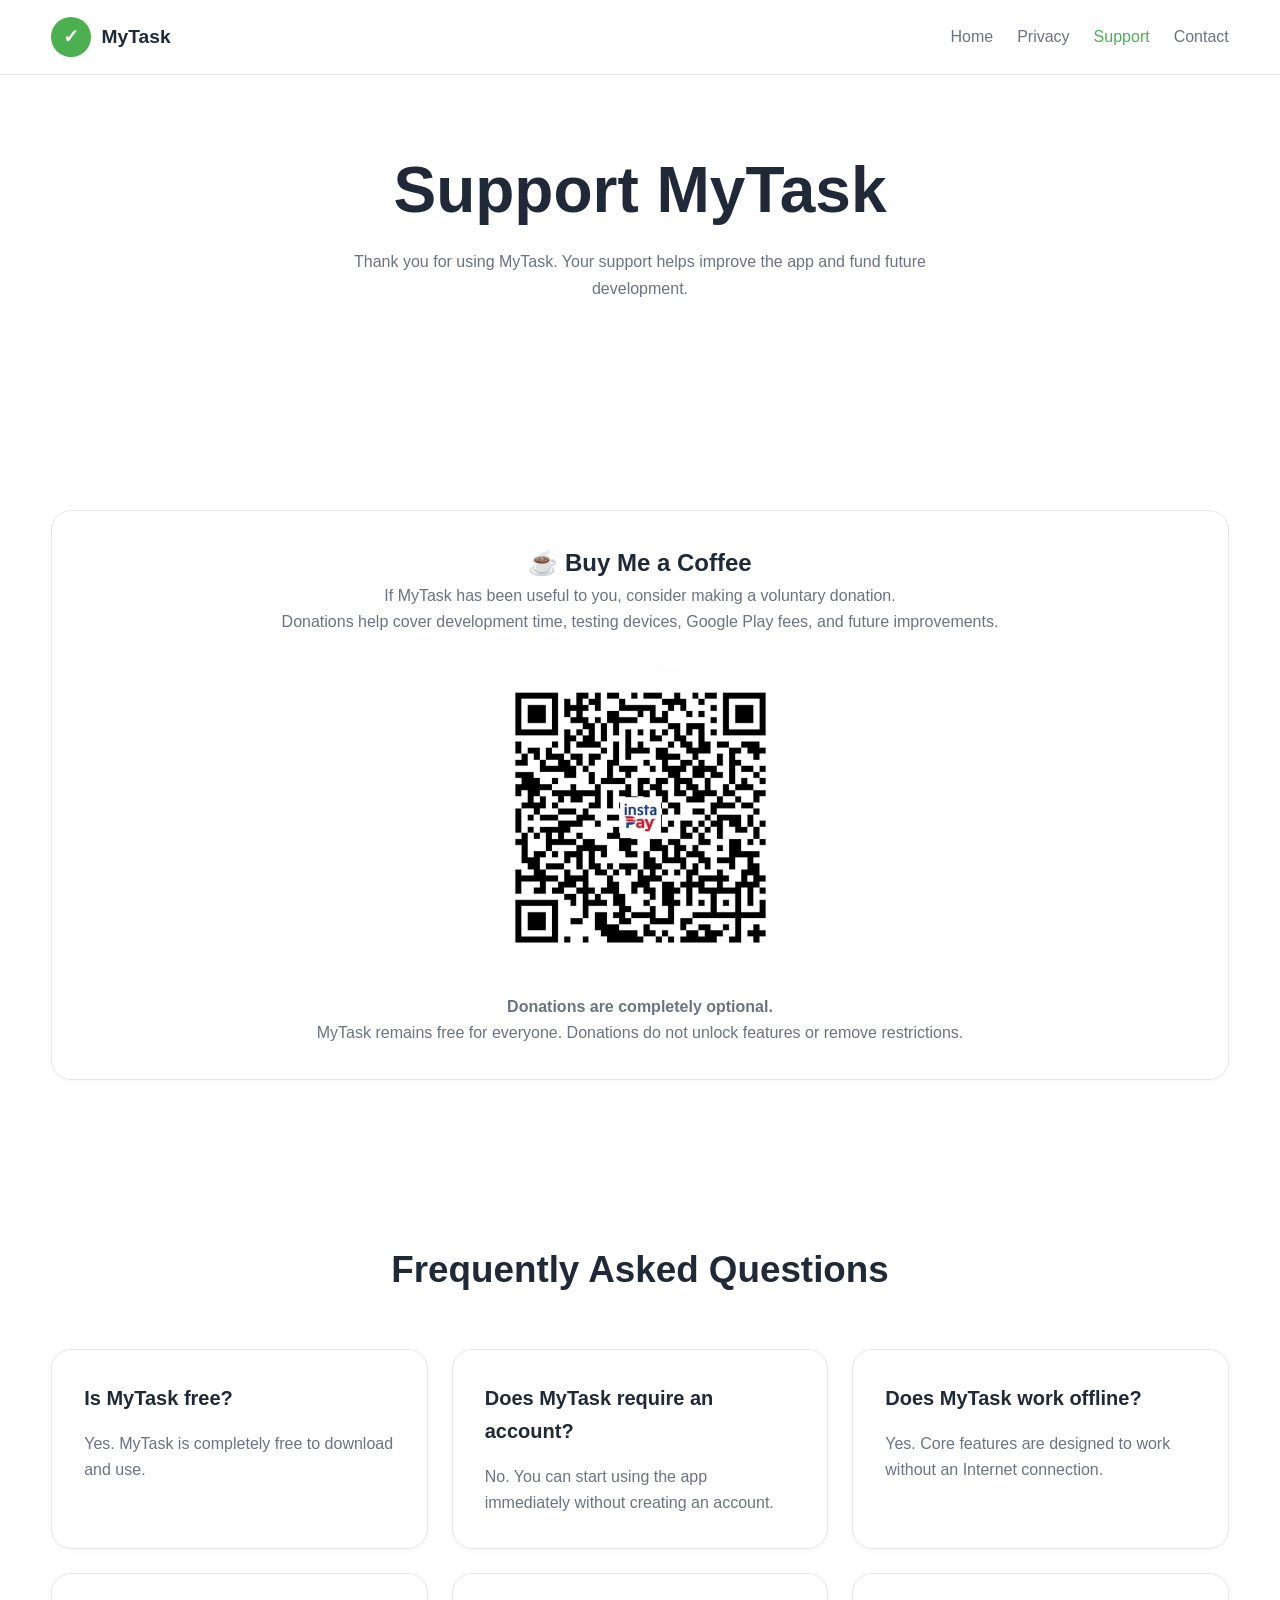
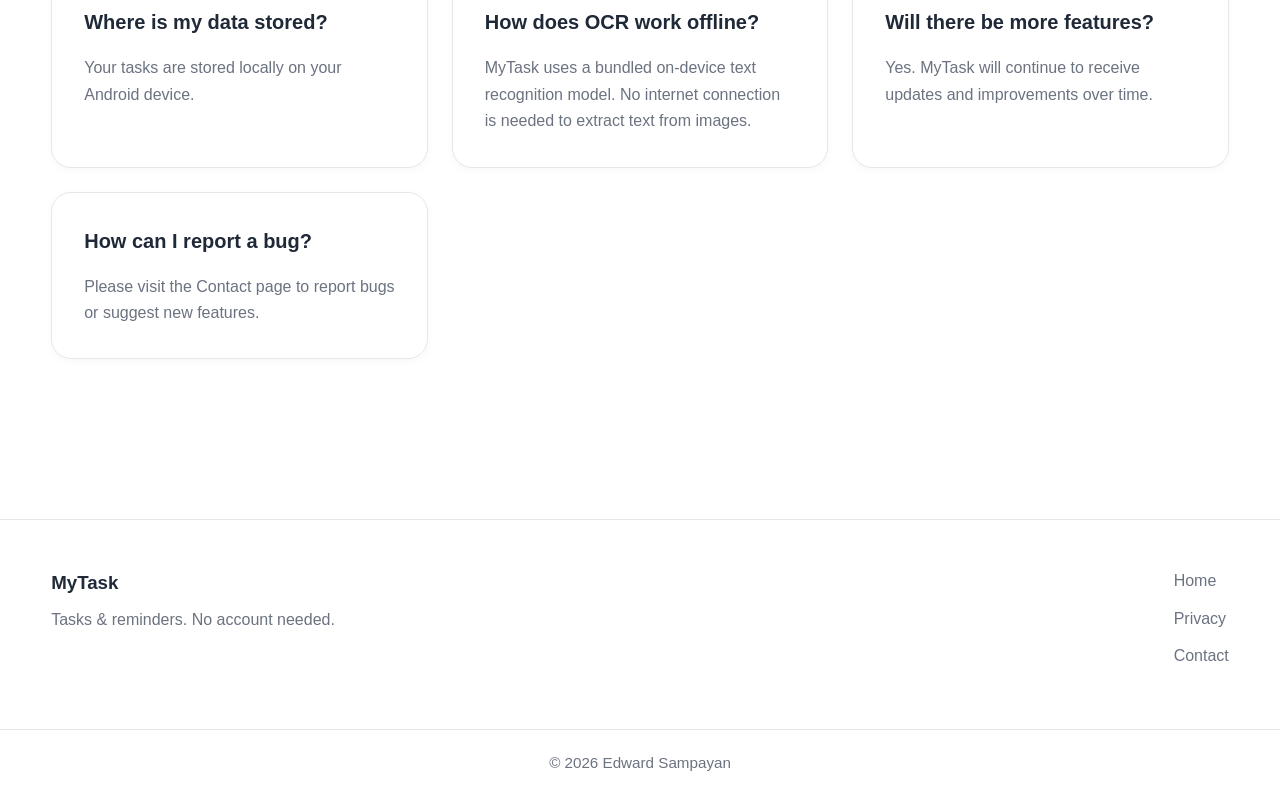
<file: support.html>
<!DOCTYPE html>
<html lang="en">

<head>

    <meta charset="UTF-8">

    <meta name="viewport" content="width=device-width, initial-scale=1.0">

    <title>Support MyTask</title>

    <meta name="description"
        content="Support the development of MyTask or find answers to frequently asked questions.">

    <meta name="theme-color" content="#4CAF50">

    <link rel="stylesheet" href="css/styles.css">

</head>

<body>

<header>

    <div class="container nav">

        <a href="index.html" class="logo">
            <span class="logo-icon">✓</span>
            <span>MyTask</span>
        </a>

        <nav>

            <a href="index.html">Home</a>
            <a href="privacy.html">Privacy</a>
            <a href="support.html" class="active">Support</a>
            <a href="contact.html">Contact</a>

        </nav>

    </div>

</header>

<main>

<section class="hero">

    <div class="container">

        <div class="section-title">

            <h1>Support MyTask</h1>

            <p>

                Thank you for using MyTask.
                Your support helps improve the app and fund future development.

            </p>

        </div>

    </div>

</section>

<section>

    <div class="container">

        <div class="card text-center">

            <h2>☕ Buy Me a Coffee</h2>

            <p>

                If MyTask has been useful to you, consider making a voluntary donation.

            </p>

            <p>

                Donations help cover development time, testing devices,
                Google Play fees, and future improvements.

            </p>

            <img
                src="images/qr.png"
                alt="GCash QR Code"
                style="max-width:300px;margin:2rem auto;border-radius:16px;">

            <!-- <p>

                <strong>GCash Number</strong>

            </p>

            <p>

                +63 XXX XXX XXXX

            </p> -->

            <p class="mt-2">

                <strong>
                    Donations are completely optional.
                </strong>

            </p>

            <p>

                MyTask remains free for everyone.
                Donations do not unlock features or remove restrictions.

            </p>

        </div>

    </div>

</section>

<section>

    <div class="container">

        <div class="section-title">

            <h2>Frequently Asked Questions</h2>

        </div>

        <div class="features-grid">

            <article class="card">

                <h3>Is MyTask free?</h3>

                <p>

                    Yes.
                    MyTask is completely free to download and use.

                </p>

            </article>

            <article class="card">

                <h3>Does MyTask require an account?</h3>

                <p>

                    No.
                    You can start using the app immediately without creating an account.

                </p>

            </article>

            <article class="card">

                <h3>Does MyTask work offline?</h3>

                <p>

                    Yes.
                    Core features are designed to work without an Internet connection.

                </p>

            </article>

            <article class="card">

                <h3>Where is my data stored?</h3>

                <p>

                    Your tasks are stored locally on your Android device.

                </p>

            </article>

            <article class="card">

                <h3>How does OCR work offline?</h3>

                <p>

                    MyTask uses a bundled on-device text recognition model.
                    No internet connection is needed to extract text from images.

                </p>

            </article>

            <article class="card">

                <h3>Will there be more features?</h3>

                <p>

                    Yes.
                    MyTask will continue to receive updates and improvements over time.

                </p>

            </article>

            <article class="card">

                <h3>How can I report a bug?</h3>

                <p>

                    Please visit the Contact page to report bugs or suggest new features.

                </p>

            </article>

        </div>

    </div>

</section>

</main>

<footer>

    <div class="container footer">

        <div>

            <h3>MyTask</h3>

            <p>

                Tasks &amp; reminders. No account needed.

            </p>

        </div>

        <div>

            <a href="index.html">Home</a>
            <a href="privacy.html">Privacy</a>
            <a href="contact.html">Contact</a>

        </div>

    </div>

    <div class="copyright">

        © 2026 Edward Sampayan

    </div>

</footer>

<script src="js/main.js"></script>

</body>

</html>
</file>
<file: css/styles.css>
/* ==========================================================
   MyTask Website
   Author: Edward Sampayan
   ========================================================== */


/* ==========================================================
   CSS VARIABLES
   ========================================================== */

:root {

    --primary: #4CAF50;
    --primary-dark: #3e9142;

    --surface: #ffffff;
    --surface-alt: #f6f8fb;

    --text: #1f2937;
    --text-light: #6b7280;

    --border: #e5e7eb;

    --shadow:
        0 8px 30px rgba(0,0,0,.08);

    --radius: 20px;

    --max-width: 1200px;

    --transition: .25s ease;

}



/* ==========================================================
   DARK MODE
   ========================================================== */

@media (prefers-color-scheme: dark){

   :root{
   
       --surface:#121212;
   
       --surface-alt:#1b1b1b;
   
       --text:#f3f4f6;
   
       --text-light:#c9ced6;
   
       --border:#303030;
   
       --shadow:
           0 10px 35px rgba(0,0,0,.45);
   
   }

}



/* ==========================================================
   RESET
   ========================================================== */

*{

    margin:0;

    padding:0;

    box-sizing:border-box;

}



html{

    scroll-behavior:smooth;

}



body{

    font-family:
        Inter,
        Roboto,
        "Segoe UI",
        Arial,
        sans-serif;

    background:var(--surface);

    color:var(--text);

    line-height:1.65;

    -webkit-font-smoothing:antialiased;

}



img{

    display:block;

    max-width:100%;

}



a{

    text-decoration:none;

    color:inherit;

}



button{

    font:inherit;

}



/* ==========================================================
   CONTAINER
   ========================================================== */

.container{

    width:min(92%, var(--max-width));

    margin:auto;

}



/* ==========================================================
   HEADER
   ========================================================== */

header{

    position:sticky;

    top:0;

    z-index:100;

    backdrop-filter:blur(18px);

    background:
        rgba(255,255,255,.78);

    border-bottom:
        1px solid var(--border);

}



@media(prefers-color-scheme:dark){

   header{
   
       background:
           rgba(18,18,18,.82);
   
   }

}



.nav{

    display:flex;

    align-items:center;

    justify-content:space-between;

    min-height:74px;

}



.logo{

    display:flex;

    align-items:center;

    gap:.65rem;

    font-weight:700;

    font-size:1.2rem;

}



.logo-icon{

    width:40px;

    height:40px;

    border-radius:50%;

    background:var(--primary);

    color:white;

    display:grid;

    place-items:center;

}



nav{

    display:flex;

    gap:1.5rem;

}



nav a{

    color:var(--text-light);

    transition:var(--transition);

    font-weight:500;

}



nav a:hover{

    color:var(--primary);

}



nav a.active{

    color:var(--primary);

}



/* ==========================================================
   HERO
   ========================================================== */

.hero{

    padding:5rem 0;

}



.hero-content{

    display:grid;

    grid-template-columns:
        repeat(2,1fr);

    gap:4rem;

    align-items:center;

}



.badge{

    display:inline-block;

    background:#E8F5E9;

    color:#2E7D32;

    padding:.45rem 1rem;

    border-radius:999px;

    font-size:.9rem;

    font-weight:600;

    margin-bottom:1.5rem;

}



@media(prefers-color-scheme:dark){

   .badge{
   
       background:#204422;
   
       color:#A5D6A7;
   
   }

}



.hero h1{

    font-size:clamp(2.6rem,5vw,4.2rem);

    line-height:1.1;

    margin-bottom:1.5rem;

}



.hero p{

    color:var(--text-light);

    max-width:650px;

    margin-bottom:2rem;

}



.hero-image {

    display: flex;

    justify-content: center;

    align-items: center;

    gap: 0;

    position: relative;

}



.hero-image img {

    width: 270px;

    height: auto;

    aspect-ratio: 1080/1920;

    border-radius: 32px;

    box-shadow: var(--shadow);

    transition: transform .35s ease;

}

.hero-image img:first-child {

    transform:
        rotate(-8deg)
        translateX(35px);

}

.hero-image img:last-child {

    transform:
        rotate(8deg)
        translateX(-35px);

}

.hero-image img:hover {

    transform: scale(1.05);

    z-index: 5;

}



/* ==========================================================
   BUTTONS
   ========================================================== */

.hero-buttons{

    display:flex;

    gap:1rem;

    flex-wrap:wrap;

}



.btn{

    display:inline-flex;

    align-items:center;

    justify-content:center;

    flex-direction:column;

    min-width:170px;

    padding:1rem 1.6rem;

    border-radius:999px;

    transition:var(--transition);

    font-weight:600;

}



.btn small{

    opacity:.75;

    font-size:.75rem;

}



.btn.primary{

    background:var(--primary);

    color:white;

}



.btn.primary:hover{

    background:var(--primary-dark);

    transform:translateY(-2px);

}



.btn.secondary{

    border:1px solid var(--border);

}



.btn.secondary:hover{

    background:var(--surface-alt);

}



.btn.disabled{

    opacity:.75;

    cursor:not-allowed;

}



/* ==========================================================
   SECTION
   ========================================================== */

section{

    padding:5rem 0;

}



.section-title{

    text-align:center;

    margin-bottom:3rem;

}



.section-title h2{

    font-size:2.3rem;

    margin-bottom:.8rem;

}



.section-title p{

    color:var(--text-light);

    max-width:650px;

    margin:auto;

}

/* ==========================================================
   FEATURES
   ========================================================== */

.features-grid{

    display:grid;

    grid-template-columns:repeat(auto-fit,minmax(280px,1fr));

    gap:1.5rem;

}

.card{

    background:var(--surface);

    border:1px solid var(--border);

    border-radius:var(--radius);

    padding:2rem;

    transition:var(--transition);

    box-shadow:0 2px 8px rgba(0,0,0,.03);

}

.card:hover{

    transform:translateY(-6px);

    box-shadow:var(--shadow);

}

.card h3{

    margin-bottom:1rem;

    font-size:1.25rem;

}

.card p{

    color:var(--text-light);

}



/* ==========================================================
   PRIVACY HIGHLIGHT
   ========================================================== */

.privacy-highlight{

    background:var(--surface-alt);

}

.privacy-grid{

    display:grid;

    grid-template-columns:repeat(auto-fit,minmax(240px,1fr));

    gap:1rem;

}

.privacy-item{

    background:var(--surface);

    border:1px solid var(--border);

    border-radius:16px;

    padding:1rem 1.25rem;

    font-weight:600;

    transition:var(--transition);

}

.privacy-item:hover{

    transform:translateY(-3px);

    box-shadow:var(--shadow);

}



/* ==========================================================
   SCREENSHOTS
   ========================================================== */

.shots-grid{

    display:grid;

    grid-template-columns:repeat(4,1fr);

    gap:1.75rem 1.5rem;

}

.shot{

    margin:0;

    display:flex;

    flex-direction:column;

    gap:.75rem;

}

.shot img{

    width:100%;

    height:auto;

    aspect-ratio:1080/1920;

    object-fit:cover;

    border-radius:24px;

    border:1px solid var(--border);

    box-shadow:var(--shadow);

    transition:var(--transition);

    background:var(--surface-alt);

}

.shot img:hover{

    transform:scale(1.03);

}

@media(prefers-reduced-motion:reduce){

    .shot img{

        transition:none;

    }

    .shot img:hover{

        transform:none;

    }

}



/* ==========================================================
   CTA
   ========================================================== */

.cta{

    text-align:center;

    background:linear-gradient(
        135deg,
        rgba(76,175,80,.10),
        rgba(76,175,80,.04)
    );

}

.cta h2{

    font-size:2.4rem;

    margin-bottom:1rem;

}

.cta p{

    max-width:700px;

    margin:0 auto 2rem;

    color:var(--text-light);

}

.cta .btn{

    margin:auto;

}



/* ==========================================================
   FOOTER
   ========================================================== */

footer{

    border-top:1px solid var(--border);

    margin-top:5rem;

}

.footer{

    padding:3rem 0;

    display:flex;

    justify-content:space-between;

    align-items:flex-start;

    gap:2rem;

    flex-wrap:wrap;

}

.footer h3{

    margin-bottom:.5rem;

}

.footer p{

    color:var(--text-light);

}

.footer a{

    display:block;

    margin-bottom:.7rem;

    color:var(--text-light);

    transition:var(--transition);

}

.footer a:hover{

    color:var(--primary);

}

.copyright{

    text-align:center;

    padding:1.25rem;

    border-top:1px solid var(--border);

    color:var(--text-light);

    font-size:.95rem;

}



/* ==========================================================
   SIMPLE FADE ANIMATION
   ========================================================== */

.fade-up{

    opacity:0;

    transform:translateY(24px);

    transition:
        opacity .6s ease,
        transform .6s ease;

}

.fade-up.show{

    opacity:1;

    transform:translateY(0);

}



/* ==========================================================
   UTILITIES
   ========================================================== */

.text-center{

    text-align:center;

}

.mt-1{margin-top:.5rem;}
.mt-2{margin-top:1rem;}
.mt-3{margin-top:2rem;}
.mt-4{margin-top:3rem;}

.mb-1{margin-bottom:.5rem;}
.mb-2{margin-bottom:1rem;}
.mb-3{margin-bottom:2rem;}
.mb-4{margin-bottom:3rem;}



/* ==========================================================
   RESPONSIVE
   ========================================================== */

@media (max-width:900px){

.shots-grid{

    grid-template-columns:repeat(3,1fr);

}


.hero-content{

    grid-template-columns:1fr;

    text-align:center;

}

.hero-image{

    order:-1;

}

.hero p{

    margin-left:auto;

    margin-right:auto;

}

.hero-buttons{

    justify-content:center;

}

.footer{

    flex-direction:column;

}

}



@media (max-width:700px){

.shots-grid{

    grid-template-columns:repeat(2,1fr);

}


nav{

    gap:.9rem;

    flex-wrap:wrap;

    justify-content:flex-end;

}

.logo{

    font-size:1rem;

}

.hero{

    padding:3rem 0;

}

.hero-image img{

    width:260px;

}

.section-title h2{

    font-size:2rem;

}

.cta h2{

    font-size:2rem;

}

}



@media (max-width:520px){

.nav{

    flex-direction:column;

    justify-content:center;

    gap:1rem;

    padding:1rem 0;

}

nav{

    justify-content:center;

}

.btn{

    width:100%;

}

.hero-buttons{

    flex-direction:column;

}

.shots-grid{

    grid-template-columns:repeat(2,1fr);

    gap:1.25rem 1rem;

}

.features-grid{

    grid-template-columns:1fr;

}

.privacy-grid{

    grid-template-columns:1fr;

}

}

/* ==========================================================
   BACK TO TOP
========================================================== */

.back-to-top {

    position: fixed;

    right: 24px;

    bottom: 24px;

    width: 52px;

    height: 52px;

    border: none;

    border-radius: 50%;

    background: var(--primary);

    color: white;

    font-size: 22px;

    cursor: pointer;

    box-shadow: var(--shadow);

    opacity: 0;

    visibility: hidden;

    transition: .25s;

    z-index: 999;

}

.back-to-top:hover {

    transform: translateY(-3px);

}

.back-to-top.visible {

    opacity: 1;

    visibility: visible;

}
</file>
